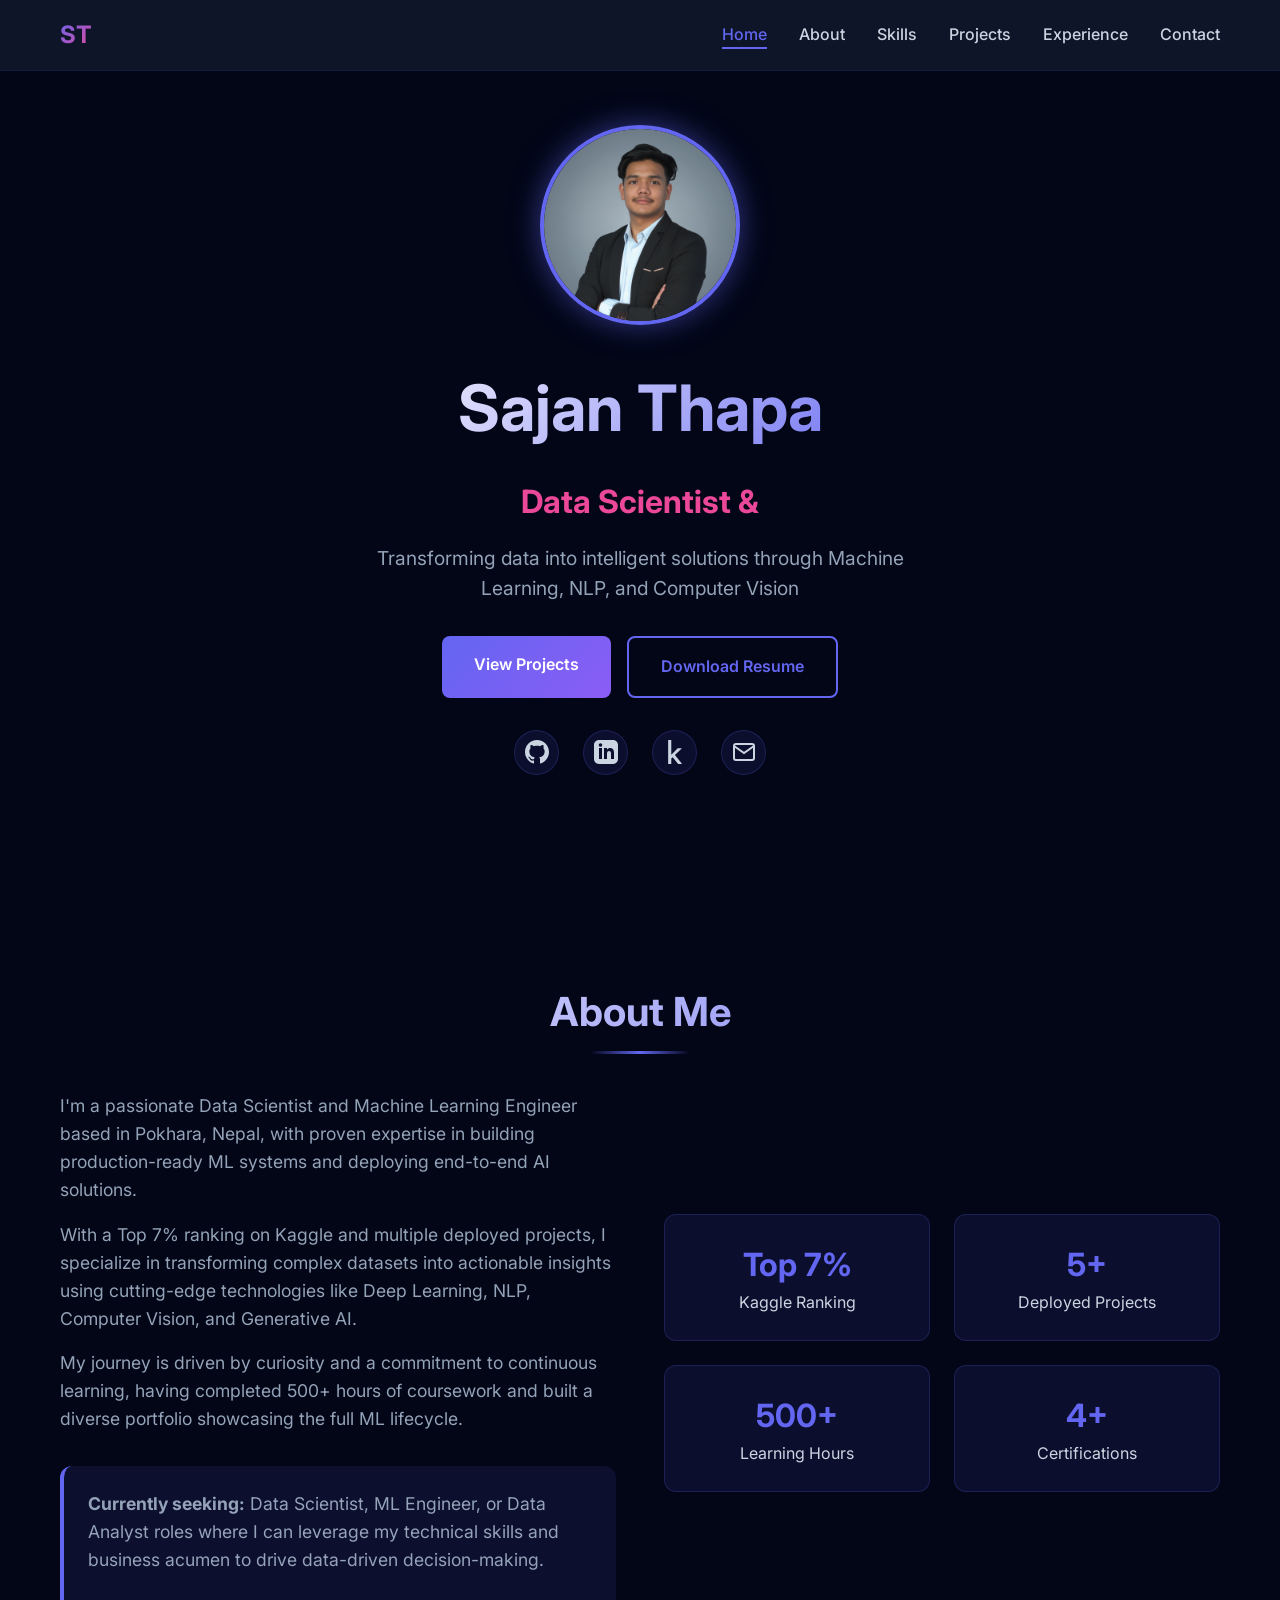
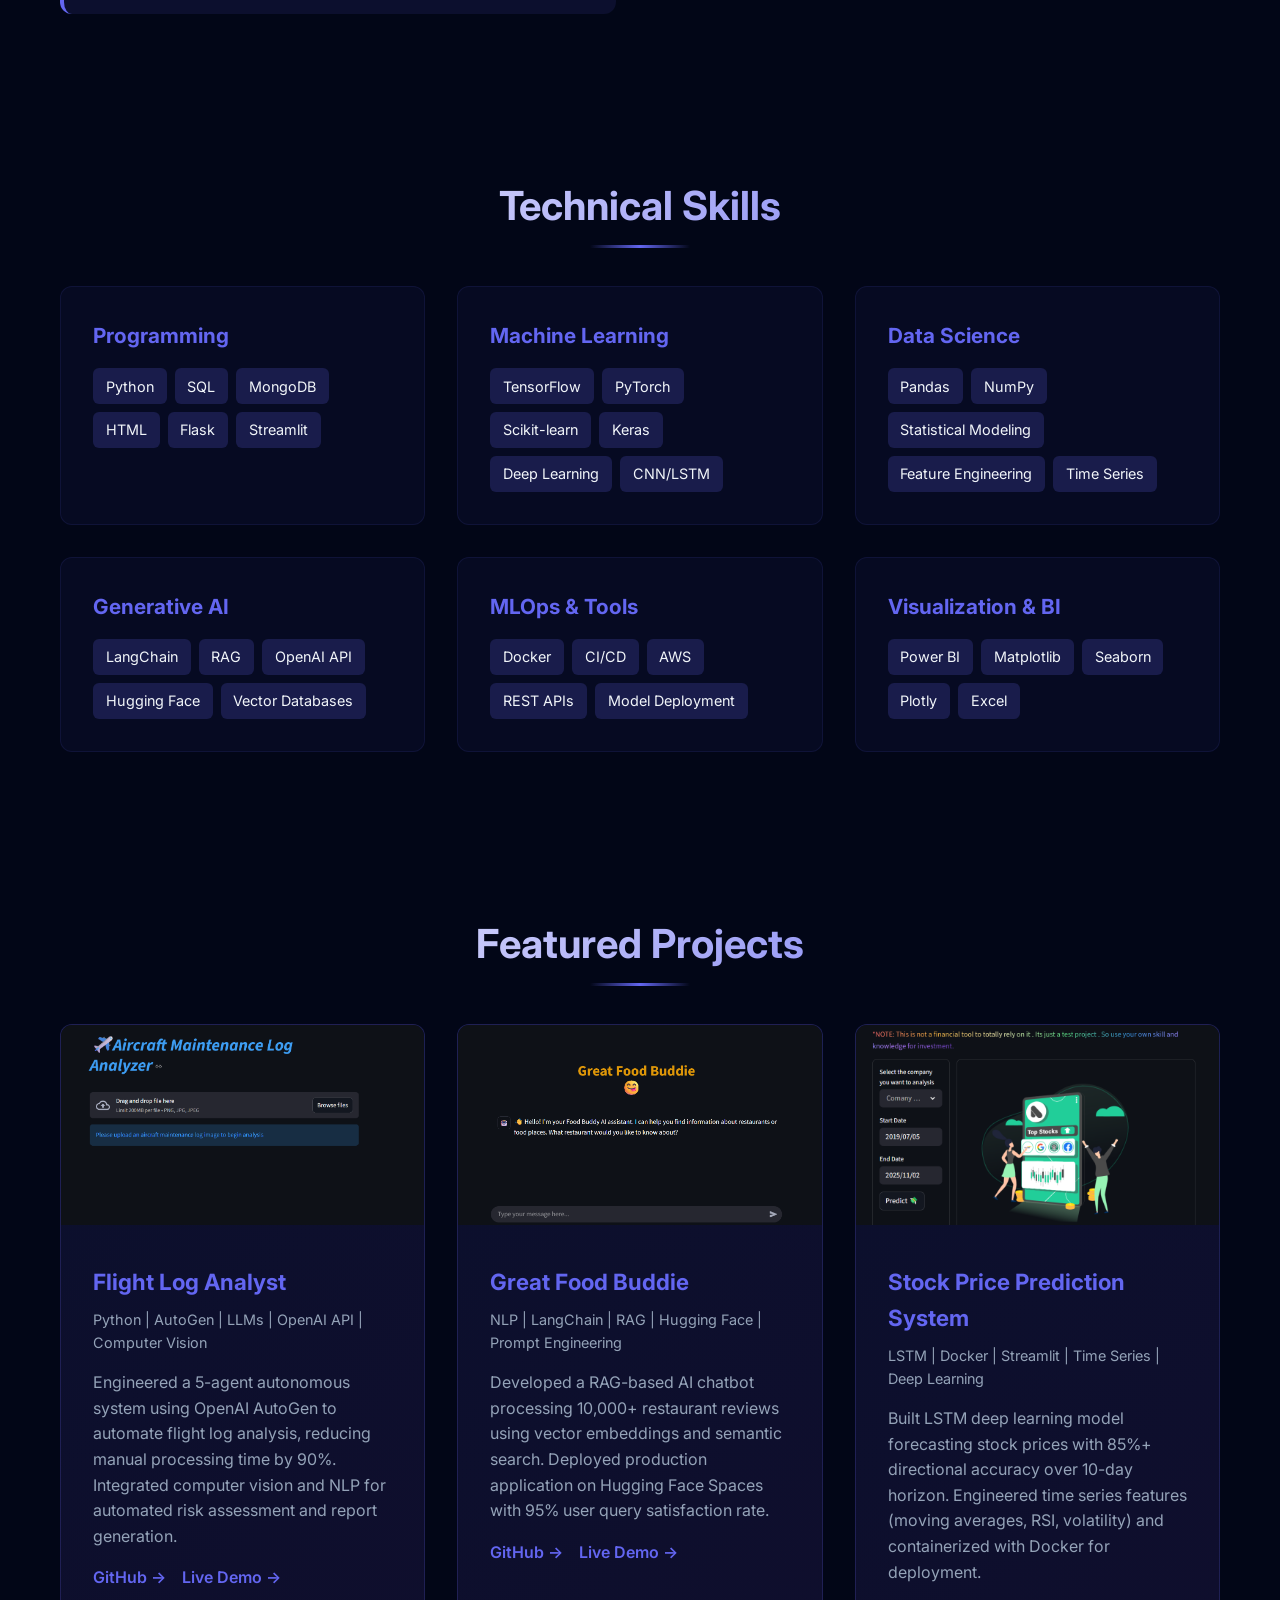
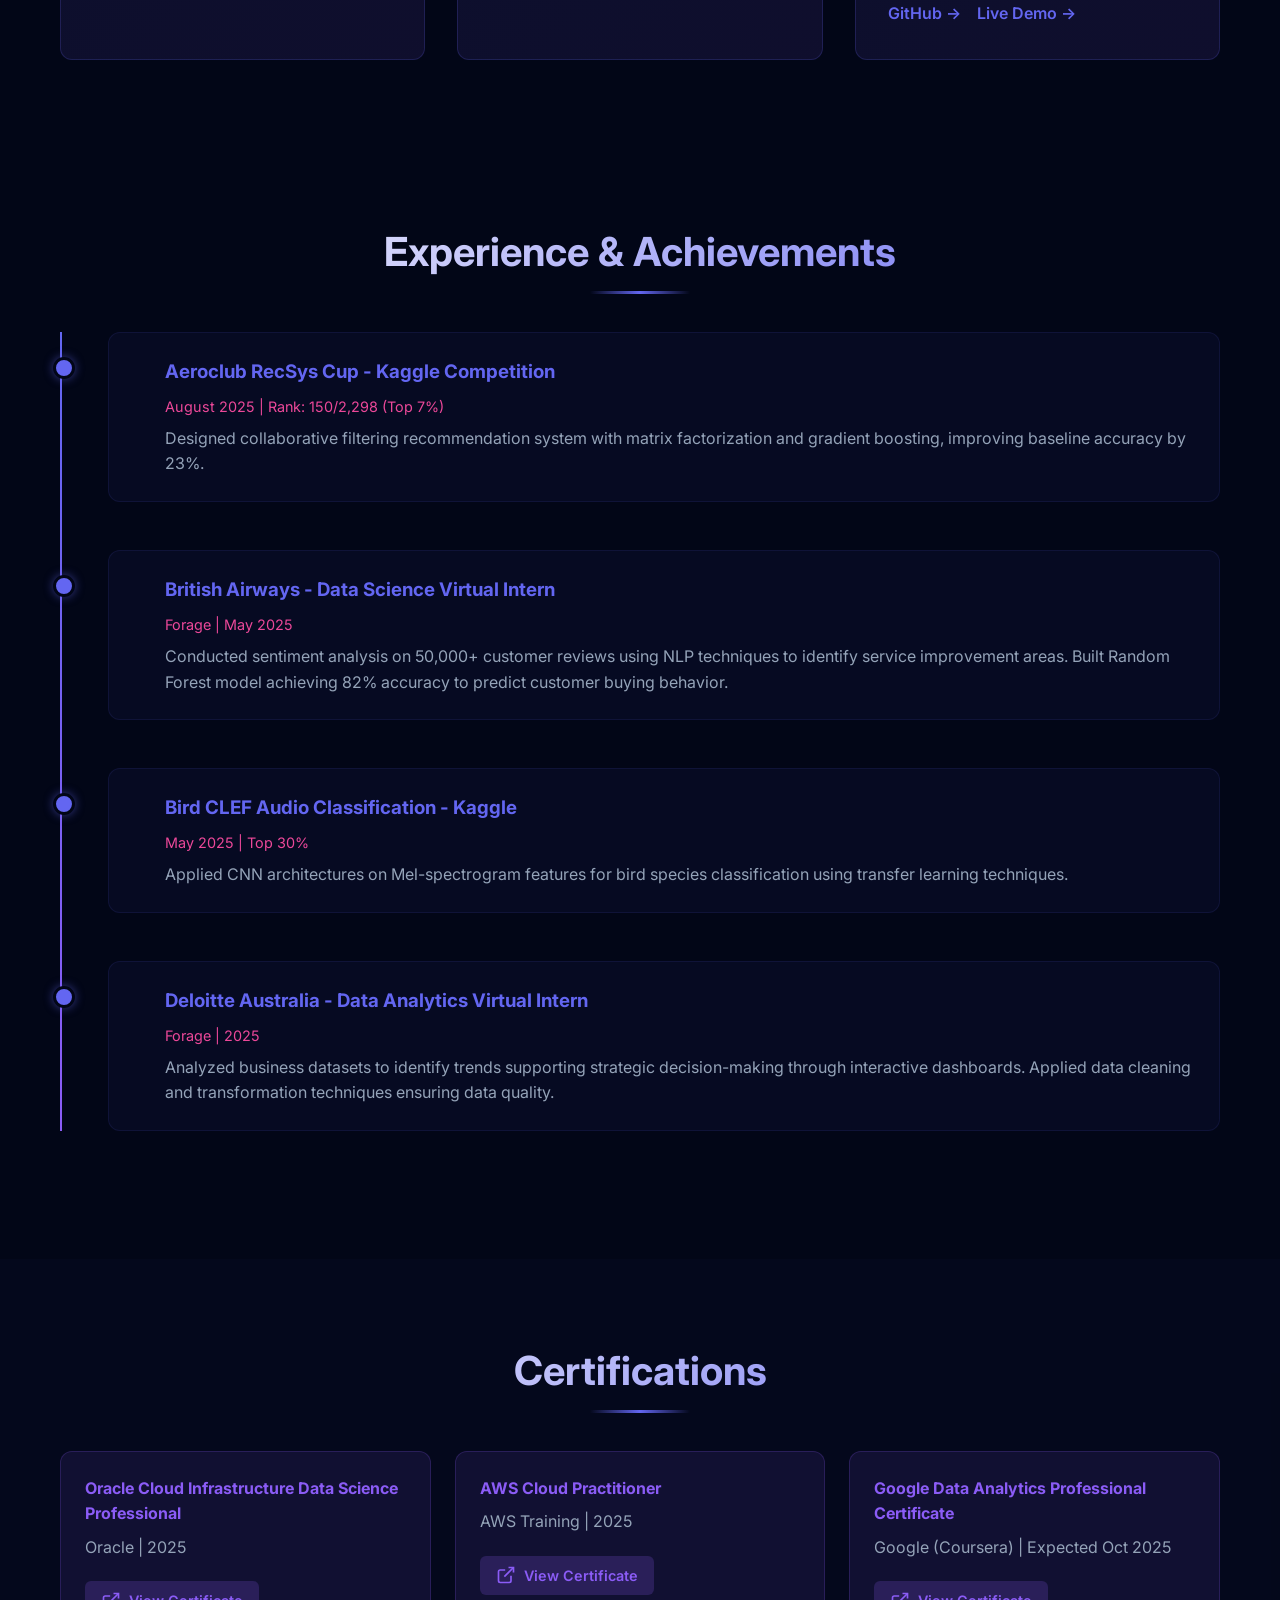
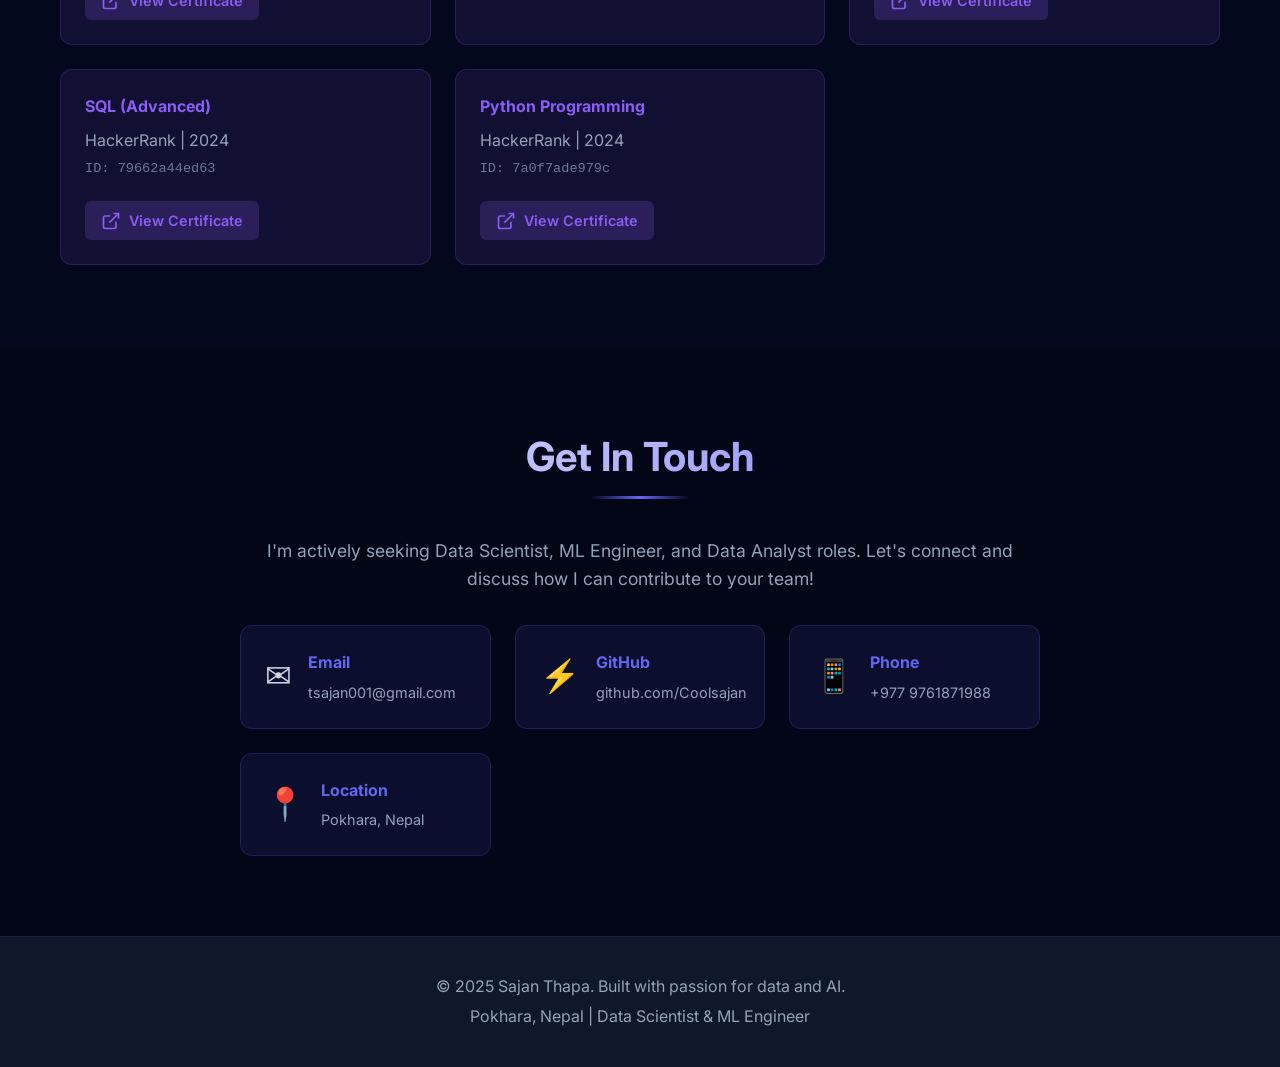
<file: index.html>
<!DOCTYPE html>
<html lang="en">
  <head>
    <meta charset="UTF-8" />
    <meta name="viewport" content="width=device-width, initial-scale=1.0" />
    <meta http-equiv="Cache-Control" content="no-cache, no-store, must-revalidate" />
    <meta http-equiv="Pragma" content="no-cache" />
    <meta http-equiv="Expires" content="0" />
    <meta
      name="description"
      content="Sajan Thapa - Data Scientist & ML Engineer Portfolio. Top 7% Kaggle competitor specializing in Machine Learning, NLP, and Computer Vision."
    />
    <meta
      name="keywords"
      content="Data Scientist, Machine Learning Engineer, Python, AI, NLP, Computer Vision"
    />
    <meta name="author" content="Sajan Thapa" />

    <title>Sajan Thapa | Data Scientist & ML Engineer</title>

    <!-- Favicon -->
    <link rel="icon" type="image/x-icon" href="images\favicon.ico" />

    <!-- Stylesheet -->
    <link rel="stylesheet" href="css/style.css" />

    <!-- Google Fonts -->
    <link rel="preconnect" href="https://fonts.googleapis.com" />
    <link rel="preconnect" href="https://fonts.gstatic.com" crossorigin />
    <link
      href="https://fonts.googleapis.com/css2?family=Inter:wght@300;400;500;600;700&display=swap"
      rel="stylesheet"
    />
  </head>
  <body>
    <!-- Navigation -->
    <nav id="navbar">
      <div class="container">
        <div class="logo">ST</div>
        <ul class="nav-links" id="navLinks">
          <li><a href="#home">Home</a></li>
          <li><a href="#about">About</a></li>
          <li><a href="#skills">Skills</a></li>
          <li><a href="#projects">Projects</a></li>
          <li><a href="#experience">Experience</a></li>
          <li><a href="#contact">Contact</a></li>
        </ul>
        <div class="mobile-menu-toggle" id="mobileMenuToggle">
          <span></span>
          <span></span>
          <span></span>
        </div>
      </div>
    </nav>

    <!-- Hero Section -->
    <section id="home" class="hero">
      <div class="bg-animation">
        <span></span>
        <span></span>
        <span></span>
        <span></span>
        <span></span>
        <span></span>
        <span></span>
        <span></span>
      </div>
      <div class="hero-content">
        <div class="profile-image-container">
          <img
            src="images/profile.jpg"
            alt="Sajan Thapa"
            class="profile-image"
            id="profileImage"
          />
        </div>
        <h1>Sajan Thapa</h1>
        <h2 class="typing-text">Data Scientist & ML Engineer</h2>
        <p>
          Transforming data into intelligent solutions through Machine Learning,
          NLP, and Computer Vision
        </p>
        <div class="cta-buttons">
          <a href="#projects" class="btn btn-primary">View Projects</a>
          <a
            href="assets/Sajan_Thapa_Resume.pdf"
            class="btn btn-secondary"
            download
            >Download Resume</a
          >
        </div>
        <div class="social-links">
          <a
            href="https://github.com/Coolsajan"
            target="_blank"
            aria-label="GitHub"
          >
            <svg
              xmlns="http://www.w3.org/2000/svg"
              width="24"
              height="24"
              viewBox="0 0 24 24"
              fill="currentColor"
            >
              <path
                d="M12 0c-6.626 0-12 5.373-12 12 0 5.302 3.438 9.8 8.207 11.387.599.111.793-.261.793-.577v-2.234c-3.338.726-4.033-1.416-4.033-1.416-.546-1.387-1.333-1.756-1.333-1.756-1.089-.745.083-.729.083-.729 1.205.084 1.839 1.237 1.839 1.237 1.07 1.834 2.807 1.304 3.492.997.107-.775.418-1.305.762-1.604-2.665-.305-5.467-1.334-5.467-5.931 0-1.311.469-2.381 1.236-3.221-.124-.303-.535-1.524.117-3.176 0 0 1.008-.322 3.301 1.23.957-.266 1.983-.399 3.003-.404 1.02.005 2.047.138 3.006.404 2.291-1.552 3.297-1.23 3.297-1.23.653 1.653.242 2.874.118 3.176.77.84 1.235 1.911 1.235 3.221 0 4.609-2.807 5.624-5.479 5.921.43.372.823 1.102.823 2.222v3.293c0 .319.192.694.801.576 4.765-1.589 8.199-6.086 8.199-11.386 0-6.627-5.373-12-12-12z"
              />
            </svg>
          </a>
          <a
            href="https://www.linkedin.com/in/sajanthapa-ds/"
            target="_blank"
            aria-label="LinkedIn"
          >
            <svg
              xmlns="http://www.w3.org/2000/svg"
              width="24"
              height="24"
              viewBox="0 0 24 24"
              fill="currentColor"
            >
              <path
                d="M19 0h-14c-2.761 0-5 2.239-5 5v14c0 2.761 2.239 5 5 5h14c2.762 0 5-2.239 5-5v-14c0-2.761-2.238-5-5-5zm-11 19h-3v-11h3v11zm-1.5-12.268c-.966 0-1.75-.79-1.75-1.764s.784-1.764 1.75-1.764 1.75.79 1.75 1.764-.783 1.764-1.75 1.764zm13.5 12.268h-3v-5.604c0-3.368-4-3.113-4 0v5.604h-3v-11h3v1.765c1.396-2.586 7-2.777 7 2.476v6.759z"
              />
            </svg>
          </a>
          <a
            href="https://www.kaggle.com/thapasajan"
            target="_blank"
            aria-label="Kaggle"
          >
            <svg
              xmlns="http://www.w3.org/2000/svg"
              width="24"
              height="24"
              viewBox="0 0 24 24"
              fill="currentColor"
            >
              <path
                d="M18.825 23.859c-.022.092-.117.141-.281.141h-3.139c-.187 0-.351-.082-.492-.248l-5.178-6.589-1.448 1.374v5.111c0 .235-.117.352-.351.352H5.505c-.236 0-.354-.117-.354-.352V.353c0-.233.118-.353.354-.353h2.431c.234 0 .351.12.351.353v14.343l6.203-6.272c.165-.165.33-.246.495-.246h3.239c.144 0 .236.06.285.18.046.149.034.255-.036.315l-6.555 6.344 6.836 8.507c.095.104.117.208.07.358"
              />
            </svg>
          </a>
          <a href="mailto:tsajan001@gmail.com" aria-label="Email">
            <svg
              xmlns="http://www.w3.org/2000/svg"
              width="24"
              height="24"
              viewBox="0 0 24 24"
              fill="none"
              stroke="currentColor"
              stroke-width="2"
            >
              <path
                d="M4 4h16c1.1 0 2 .9 2 2v12c0 1.1-.9 2-2 2H4c-1.1 0-2-.9-2-2V6c0-1.1.9-2 2-2z"
              ></path>
              <polyline points="22,6 12,13 2,6"></polyline>
            </svg>
          </a>
        </div>
      </div>
    </section>

    <!-- About Section -->
    <section id="about">
      <div class="container">
        <h2 class="section-title">About Me</h2>
        <div class="about-content">
          <div class="about-text">
            <p>
              I'm a passionate Data Scientist and Machine Learning Engineer
              based in Pokhara, Nepal, with proven expertise in building
              production-ready ML systems and deploying end-to-end AI solutions.
            </p>
            <p>
              With a Top 7% ranking on Kaggle and multiple deployed projects, I
              specialize in transforming complex datasets into actionable
              insights using cutting-edge technologies like Deep Learning, NLP,
              Computer Vision, and Generative AI.
            </p>
            <p>
              My journey is driven by curiosity and a commitment to continuous
              learning, having completed 500+ hours of coursework and built a
              diverse portfolio showcasing the full ML lifecycle.
            </p>
            <div class="highlight-box">
              <p>
                <strong>Currently seeking:</strong> Data Scientist, ML Engineer,
                or Data Analyst roles where I can leverage my technical skills
                and business acumen to drive data-driven decision-making.
              </p>
            </div>
          </div>
          <div class="stats">
            <div class="stat-card">
              <div class="stat-number">Top 7%</div>
              <div>Kaggle Ranking</div>
            </div>
            <div class="stat-card">
              <div class="stat-number">5+</div>
              <div>Deployed Projects</div>
            </div>
            <div class="stat-card">
              <div class="stat-number">500+</div>
              <div>Learning Hours</div>
            </div>
            <div class="stat-card">
              <div class="stat-number">4+</div>
              <div>Certifications</div>
            </div>
          </div>
        </div>
      </div>
    </section>

    <!-- Skills Section -->
    <section id="skills">
      <div class="container">
        <h2 class="section-title">Technical Skills</h2>
        <div class="skills-grid" id="skillsGrid">
          <!-- Skills will be loaded dynamically from main.js -->
        </div>
      </div>
    </section>

    <!-- Projects Section -->
    <section id="projects">
      <div class="container">
        <h2 class="section-title">Featured Projects</h2>
        <div class="projects-grid" id="projectsGrid">
          <!-- Projects will be loaded dynamically from main.js -->
        </div>
      </div>
    </section>

    <!-- Experience Section -->
    <section id="experience">
      <div class="container">
        <h2 class="section-title">Experience & Achievements</h2>
        <div class="timeline" id="timeline">
          <!-- Timeline will be loaded dynamically from main.js -->
        </div>
      </div>
    </section>

    <!-- Certifications Section -->
    <section id="certifications">
      <div class="container">
        <h2 class="section-title">Certifications</h2>
        <div class="cert-grid" id="certGrid">
          <!-- Certifications will be loaded dynamically from main.js -->
        </div>
      </div>
    </section>

    <!-- Contact Section -->
    <section id="contact">
      <div class="container">
        <h2 class="section-title">Get In Touch</h2>
        <div class="contact-content">
          <p>
            I'm actively seeking Data Scientist, ML Engineer, and Data Analyst
            roles. Let's connect and discuss how I can contribute to your team!
          </p>
          <div class="contact-links">
            <a href="mailto:tsajan001@gmail.com" class="contact-link">
              <span>✉</span>
              <div>
                <strong>Email</strong>
                <p>tsajan001@gmail.com</p>
              </div>
            </a>
            <a
              href="https://github.com/Coolsajan"
              class="contact-link"
              target="_blank"
            >
              <span>⚡</span>
              <div>
                <strong>GitHub</strong>
                <p>github.com/Coolsajan</p>
              </div>
            </a>
            <a href="tel:+9779761871988" class="contact-link">
              <span>📱</span>
              <div>
                <strong>Phone</strong>
                <p>+977 9761871988</p>
              </div>
            </a>
            <a
              href="https://maps.google.com/?q=Pokhara,Nepal"
              class="contact-link"
              target="_blank"
            >
              <span>📍</span>
              <div>
                <strong>Location</strong>
                <p>Pokhara, Nepal</p>
              </div>
            </a>
          </div>
        </div>
      </div>
    </section>

    <!-- Footer -->
    <footer>
      <div class="container">
        <p>&copy; 2025 Sajan Thapa. Built with passion for data and AI.</p>
        <p>Pokhara, Nepal | Data Scientist & ML Engineer</p>
      </div>
    </footer>

    <!-- Back to Top Button -->
    <button id="backToTop" class="back-to-top" aria-label="Back to top">
      <svg
        xmlns="http://www.w3.org/2000/svg"
        width="24"
        height="24"
        viewBox="0 0 24 24"
        fill="none"
        stroke="currentColor"
        stroke-width="2"
      >
        <polyline points="18 15 12 9 6 15"></polyline>
      </svg>
    </button>

    <!-- JavaScript -->
    <script src="js/main.js"></script>
  </body>
</html>
</file>
<file: css/style.css>
/* Reset and Base Styles */
* {
  margin: 0;
  padding: 0;
  box-sizing: border-box;
}

/* CSS Variables for Easy Customization */
:root {
  --primary: #6366f1;
  --secondary: #8b5cf6;
  --accent: #ec4899;
  --dark: #0f172a;
  --darker: #020617;
  --light: #f1f5f9;
  --text: #cbd5e1;
  --text-light: #94a3b8;
}

html {
  scroll-behavior: smooth;
}

body {
  font-family: "Inter", "Segoe UI", Tahoma, Geneva, Verdana, sans-serif;
  background: var(--darker);
  color: var(--text);
  line-height: 1.6;
  overflow-x: hidden;
}

.container {
  max-width: 1200px;
  margin: 0 auto;
  padding: 0 20px;
}

/* Navigation */
nav {
  position: fixed;
  top: 0;
  width: 100%;
  background: rgba(15, 23, 42, 0.95);
  backdrop-filter: blur(10px);
  z-index: 1000;
  padding: 1rem 0;
  border-bottom: 1px solid rgba(99, 102, 241, 0.1);
  transition: all 0.3s ease;
}

nav.scrolled {
  padding: 0.5rem 0;
  box-shadow: 0 4px 20px rgba(0, 0, 0, 0.3);
}

nav .container {
  display: flex;
  justify-content: space-between;
  align-items: center;
}

.logo {
  font-size: 1.5rem;
  font-weight: bold;
  background: linear-gradient(135deg, var(--primary), var(--accent));
  -webkit-background-clip: text;
  -webkit-text-fill-color: transparent;
  background-clip: text;
  cursor: pointer;
}

.nav-links {
  display: flex;
  gap: 2rem;
  list-style: none;
}

.nav-links a {
  color: var(--text);
  text-decoration: none;
  transition: color 0.3s;
  font-weight: 500;
  position: relative;
}

.nav-links a::after {
  content: "";
  position: absolute;
  bottom: -5px;
  left: 0;
  width: 0;
  height: 2px;
  background: var(--primary);
  transition: width 0.3s ease;
}

.nav-links a:hover::after,
.nav-links a.active::after {
  width: 100%;
}

.nav-links a:hover,
.nav-links a.active {
  color: var(--primary);
}

.mobile-menu-toggle {
  display: none;
  flex-direction: column;
  gap: 5px;
  cursor: pointer;
}

.mobile-menu-toggle span {
  width: 25px;
  height: 3px;
  background: var(--primary);
  border-radius: 2px;
  transition: all 0.3s ease;
}

/* Hero Section */
.hero {
  min-height: 100vh;
  display: flex;
  align-items: center;
  justify-content: center;
  position: relative;
  padding-top: 80px;
}

.hero-content {
  text-align: center;
  z-index: 1;
}

.profile-image-container {
  width: 200px;
  height: 200px;
  margin: 0 auto 2rem;
  border-radius: 50%;
  overflow: hidden;
  border: 4px solid var(--primary);
  box-shadow: 0 0 30px rgba(99, 102, 241, 0.5);
  animation: fadeInScale 0.8s ease;
}

.profile-image {
  width: 100%;
  height: 100%;
  object-fit: cover;
}

.hero h1 {
  font-size: 4rem;
  margin-bottom: 1rem;
  background: linear-gradient(135deg, #fff, var(--primary));
  -webkit-background-clip: text;
  -webkit-text-fill-color: transparent;
  background-clip: text;
  animation: fadeInUp 0.8s ease;
}

.hero h2 {
  font-size: 2rem;
  color: var(--accent);
  margin-bottom: 1rem;
  animation: fadeInUp 0.8s ease 0.2s backwards;
}

.typing-text {
  display: inline-block;
}

.hero p {
  font-size: 1.2rem;
  max-width: 600px;
  margin: 0 auto 2rem;
  animation: fadeInUp 0.8s ease 0.4s backwards;
  color: var(--text-light);
}

.cta-buttons {
  display: flex;
  gap: 1rem;
  justify-content: center;
  animation: fadeInUp 0.8s ease 0.6s backwards;
  margin-bottom: 2rem;
}

.btn {
  padding: 1rem 2rem;
  border: none;
  border-radius: 8px;
  font-size: 1rem;
  font-weight: 600;
  cursor: pointer;
  transition: all 0.3s;
  text-decoration: none;
  display: inline-block;
}

.btn-primary {
  background: linear-gradient(135deg, var(--primary), var(--secondary));
  color: white;
}

.btn-primary:hover {
  transform: translateY(-2px);
  box-shadow: 0 10px 30px rgba(99, 102, 241, 0.4);
}

.btn-secondary {
  background: transparent;
  color: var(--primary);
  border: 2px solid var(--primary);
}

.btn-secondary:hover {
  background: var(--primary);
  color: white;
}

.social-links {
  display: flex;
  gap: 1.5rem;
  justify-content: center;
  animation: fadeInUp 0.8s ease 0.8s backwards;
}

.social-links a {
  color: var(--text);
  transition: all 0.3s ease;
  display: flex;
  align-items: center;
  justify-content: center;
  width: 45px;
  height: 45px;
  border-radius: 50%;
  background: rgba(99, 102, 241, 0.1);
  border: 1px solid rgba(99, 102, 241, 0.2);
}

.social-links a:hover {
  color: var(--primary);
  background: rgba(99, 102, 241, 0.2);
  transform: translateY(-3px);
  border-color: var(--primary);
}

/* Animated Background */
.bg-animation {
  position: absolute;
  width: 100%;
  height: 100%;
  overflow: hidden;
  z-index: 0;
}

.bg-animation span {
  position: absolute;
  display: block;
  width: 20px;
  height: 20px;
  background: var(--primary);
  opacity: 0.1;
  animation: float 15s infinite;
  border-radius: 50%;
}

.bg-animation span:nth-child(1) {
  left: 10%;
  animation-delay: 0s;
}
.bg-animation span:nth-child(2) {
  left: 20%;
  animation-delay: 2s;
}
.bg-animation span:nth-child(3) {
  left: 30%;
  animation-delay: 4s;
}
.bg-animation span:nth-child(4) {
  left: 40%;
  animation-delay: 6s;
}
.bg-animation span:nth-child(5) {
  left: 50%;
  animation-delay: 8s;
}
.bg-animation span:nth-child(6) {
  left: 60%;
  animation-delay: 10s;
}
.bg-animation span:nth-child(7) {
  left: 70%;
  animation-delay: 12s;
}
.bg-animation span:nth-child(8) {
  left: 80%;
  animation-delay: 14s;
}

@keyframes float {
  0% {
    transform: translateY(100vh) rotate(0deg);
    opacity: 0;
  }
  50% {
    opacity: 0.1;
  }
  100% {
    transform: translateY(-100vh) rotate(360deg);
    opacity: 0;
  }
}

/* Section Styles */
section {
  padding: 5rem 0;
}

.section-title {
  text-align: center;
  font-size: 2.5rem;
  margin-bottom: 3rem;
  background: linear-gradient(135deg, #fff, var(--primary));
  -webkit-background-clip: text;
  -webkit-text-fill-color: transparent;
  background-clip: text;
  position: relative;
}

.section-title::after {
  content: "";
  position: absolute;
  bottom: -10px;
  left: 50%;
  transform: translateX(-50%);
  width: 100px;
  height: 3px;
  background: linear-gradient(90deg, transparent, var(--primary), transparent);
}

/* About Section */
.about-content {
  display: grid;
  grid-template-columns: 1fr 1fr;
  gap: 3rem;
  align-items: center;
}

.about-text p {
  margin-bottom: 1rem;
  font-size: 1.1rem;
  color: var(--text-light);
}

.highlight-box {
  background: rgba(99, 102, 241, 0.1);
  padding: 1.5rem;
  border-radius: 12px;
  border-left: 4px solid var(--primary);
  margin-top: 2rem;
}

.stats {
  display: grid;
  grid-template-columns: repeat(2, 1fr);
  gap: 1.5rem;
}

.stat-card {
  background: rgba(99, 102, 241, 0.1);
  padding: 1.5rem;
  border-radius: 12px;
  border: 1px solid rgba(99, 102, 241, 0.2);
  text-align: center;
  transition: all 0.3s;
}

.stat-card:hover {
  transform: translateY(-5px);
  border-color: var(--primary);
  box-shadow: 0 10px 30px rgba(99, 102, 241, 0.2);
}

.stat-number {
  font-size: 2rem;
  font-weight: bold;
  color: var(--primary);
}

/* Skills Section */
.skills-grid {
  display: grid;
  grid-template-columns: repeat(auto-fit, minmax(280px, 1fr));
  gap: 2rem;
}

.skill-category {
  background: rgba(99, 102, 241, 0.05);
  padding: 2rem;
  border-radius: 12px;
  border: 1px solid rgba(99, 102, 241, 0.1);
  transition: all 0.3s;
}

.skill-category:hover {
  border-color: var(--primary);
  box-shadow: 0 10px 30px rgba(99, 102, 241, 0.2);
  transform: translateY(-5px);
}

.skill-category h3 {
  color: var(--primary);
  margin-bottom: 1rem;
  font-size: 1.3rem;
}

.skill-tags {
  display: flex;
  flex-wrap: wrap;
  gap: 0.5rem;
}

.skill-tag {
  background: rgba(99, 102, 241, 0.2);
  padding: 0.4rem 0.8rem;
  border-radius: 6px;
  font-size: 0.9rem;
  color: var(--light);
  transition: all 0.3s;
}

.skill-tag:hover {
  background: var(--primary);
  transform: scale(1.05);
}

/* Projects Section */
.projects-grid {
  display: grid;
  grid-template-columns: repeat(auto-fit, minmax(350px, 1fr));
  gap: 2rem;
}

.project-card {
  background: linear-gradient(
    135deg,
    rgba(99, 102, 241, 0.1),
    rgba(139, 92, 246, 0.1)
  );
  border-radius: 12px;
  overflow: hidden;
  border: 1px solid rgba(99, 102, 241, 0.2);
  transition: all 0.3s;
  cursor: pointer;
}

.project-card:hover {
  transform: translateY(-10px);
  box-shadow: 0 20px 40px rgba(99, 102, 241, 0.3);
  border-color: var(--primary);
}

.project-image {
  width: 100%;
  height: 200px;
  object-fit: cover;
  background: rgba(99, 102, 241, 0.1);
}

.project-content {
  padding: 2rem;
}

.project-card h3 {
  color: var(--primary);
  margin-bottom: 0.5rem;
  font-size: 1.4rem;
}

.project-tech {
  color: var(--accent);
  font-size: 0.9rem;
  margin-bottom: 1rem;
}

.project-card p {
  margin-bottom: 1rem;
  color: var(--text-light);
}

.project-links {
  display: flex;
  gap: 1rem;
}

.project-link {
  display: inline-flex;
  align-items: center;
  color: var(--primary);
  text-decoration: none;
  font-weight: 600;
  transition: gap 0.3s;
  gap: 0.5rem;
}

.project-link:hover {
  gap: 1rem;
}

/* Experience Section */
.timeline {
  position: relative;
  padding-left: 3rem;
}

.timeline::before {
  content: "";
  position: absolute;
  left: 0;
  top: 0;
  bottom: 0;
  width: 2px;
  background: linear-gradient(180deg, var(--primary), var(--secondary));
}

.timeline-item {
  position: relative;
  margin-bottom: 3rem;
  padding-left: 2rem;
  background: rgba(99, 102, 241, 0.05);
  padding: 1.5rem 1.5rem 1.5rem 3.5rem;
  border-radius: 12px;
  border: 1px solid rgba(99, 102, 241, 0.1);
  transition: all 0.3s;
}

.timeline-item:hover {
  background: rgba(99, 102, 241, 0.1);
  border-color: var(--primary);
  transform: translateX(10px);
}

.timeline-item::before {
  content: "";
  position: absolute;
  left: -3.5rem;
  top: 1.5rem;
  width: 1rem;
  height: 1rem;
  border-radius: 50%;
  background: var(--primary);
  border: 3px solid var(--darker);
  box-shadow: 0 0 10px rgba(99, 102, 241, 0.5);
}

.timeline-item h3 {
  color: var(--primary);
  margin-bottom: 0.5rem;
}

.timeline-item .date {
  color: var(--accent);
  font-size: 0.9rem;
  margin-bottom: 0.5rem;
}

.timeline-item p {
  color: var(--text-light);
}

/* Certifications */
#certifications {
  background: rgba(99, 102, 241, 0.02);
}

.cert-grid {
  display: grid;
  grid-template-columns: repeat(auto-fit, minmax(280px, 1fr));
  gap: 1.5rem;
}

.cert-card {
  background: rgba(139, 92, 246, 0.1);
  padding: 1.5rem;
  border-radius: 12px;
  border: 1px solid rgba(139, 92, 246, 0.2);
  transition: all 0.3s;
  position: relative;
}

.cert-card.cert-clickable {
  cursor: pointer;
}

.cert-card:hover {
  transform: translateY(-5px);
  border-color: var(--secondary);
  box-shadow: 0 10px 20px rgba(139, 92, 246, 0.2);
}

.cert-card h4 {
  color: var(--secondary);
  margin-bottom: 0.5rem;
}

.cert-card p {
  color: var(--text-light);
  margin: 0.3rem 0;
}

.cert-link {
  text-decoration: none;
  color: inherit;
  display: block;
}

.credential-id {
  font-size: 0.85rem;
  color: var(--text-light);
  font-family: "Courier New", monospace;
  margin-top: 0.5rem;
  opacity: 0.7;
}

.cert-badge {
  display: inline-flex;
  align-items: center;
  gap: 0.5rem;
  margin-top: 1rem;
  padding: 0.5rem 1rem;
  background: rgba(139, 92, 246, 0.2);
  border-radius: 6px;
  color: var(--secondary);
  font-size: 0.9rem;
  font-weight: 600;
  transition: all 0.3s;
}

.cert-card:hover .cert-badge {
  background: var(--secondary);
  color: white;
  transform: translateX(5px);
}

/* Contact Section */
.contact-content {
  text-align: center;
  max-width: 800px;
  margin: 0 auto;
}

.contact-content > p {
  font-size: 1.1rem;
  color: var(--text-light);
  margin-bottom: 2rem;
}

.contact-links {
  display: grid;
  grid-template-columns: repeat(auto-fit, minmax(250px, 1fr));
  gap: 1.5rem;
  margin-top: 2rem;
}

.contact-link {
  display: flex;
  align-items: flex-start;
  gap: 1rem;
  padding: 1.5rem;
  background: rgba(99, 102, 241, 0.1);
  border: 1px solid rgba(99, 102, 241, 0.2);
  border-radius: 12px;
  color: var(--text);
  text-decoration: none;
  transition: all 0.3s;
  text-align: left;
}

.contact-link span {
  font-size: 2rem;
}

.contact-link strong {
  display: block;
  color: var(--primary);
  margin-bottom: 0.3rem;
}

.contact-link p {
  color: var(--text-light);
  font-size: 0.9rem;
  margin: 0;
}

.contact-link:hover {
  background: rgba(99, 102, 241, 0.2);
  border-color: var(--primary);
  transform: translateY(-3px);
  box-shadow: 0 10px 30px rgba(99, 102, 241, 0.2);
}

/* Footer */
footer {
  background: var(--dark);
  padding: 2rem 0;
  text-align: center;
  border-top: 1px solid rgba(99, 102, 241, 0.1);
}

footer p {
  color: var(--text-light);
  margin: 0.3rem 0;
}

/* Back to Top Button */
.back-to-top {
  position: fixed;
  bottom: 30px;
  right: 30px;
  width: 50px;
  height: 50px;
  background: linear-gradient(135deg, var(--primary), var(--secondary));
  color: white;
  border: none;
  border-radius: 50%;
  cursor: pointer;
  display: none;
  align-items: center;
  justify-content: center;
  box-shadow: 0 5px 20px rgba(99, 102, 241, 0.4);
  transition: all 0.3s;
  z-index: 999;
}

.back-to-top:hover {
  transform: translateY(-5px);
  box-shadow: 0 10px 30px rgba(99, 102, 241, 0.6);
}

.back-to-top.show {
  display: flex;
}

/* Animations */
@keyframes fadeInUp {
  from {
    opacity: 0;
    transform: translateY(30px);
  }
  to {
    opacity: 1;
    transform: translateY(0);
  }
}

@keyframes fadeInScale {
  from {
    opacity: 0;
    transform: scale(0.8);
  }
  to {
    opacity: 1;
    transform: scale(1);
  }
}

/* Responsive Design */
@media (max-width: 1024px) {
  .skills-grid {
    grid-template-columns: repeat(2, 1fr);
  }
}

@media (max-width: 768px) {
  .mobile-menu-toggle {
    display: flex;
  }

  .nav-links {
    position: fixed;
    top: 70px;
    left: -100%;
    width: 100%;
    height: calc(100vh - 70px);
    background: rgba(15, 23, 42, 0.98);
    flex-direction: column;
    align-items: center;
    justify-content: flex-start;
    padding-top: 2rem;
    transition: left 0.3s ease;
  }

  .nav-links.active {
    left: 0;
  }

  .hero h1 {
    font-size: 2.5rem;
  }

  .hero h2 {
    font-size: 1.5rem;
  }

  .about-content {
    grid-template-columns: 1fr;
  }

  .stats {
    grid-template-columns: 1fr;
  }

  .cta-buttons {
    flex-direction: column;
    width: 100%;
  }

  .btn {
    width: 100%;
  }

  .skills-grid {
    grid-template-columns: 1fr;
  }

  .projects-grid {
    grid-template-columns: 1fr;
  }

  .timeline {
    padding-left: 2rem;
  }

  .timeline-item {
    padding-left: 2.5rem;
  }

  .contact-links {
    grid-template-columns: 1fr;
  }

  .profile-image-container {
    width: 150px;
    height: 150px;
  }
}

@media (max-width: 480px) {
  .hero h1 {
    font-size: 2rem;
  }

  .hero h2 {
    font-size: 1.2rem;
  }

  .section-title {
    font-size: 2rem;
  }
}
</file>
